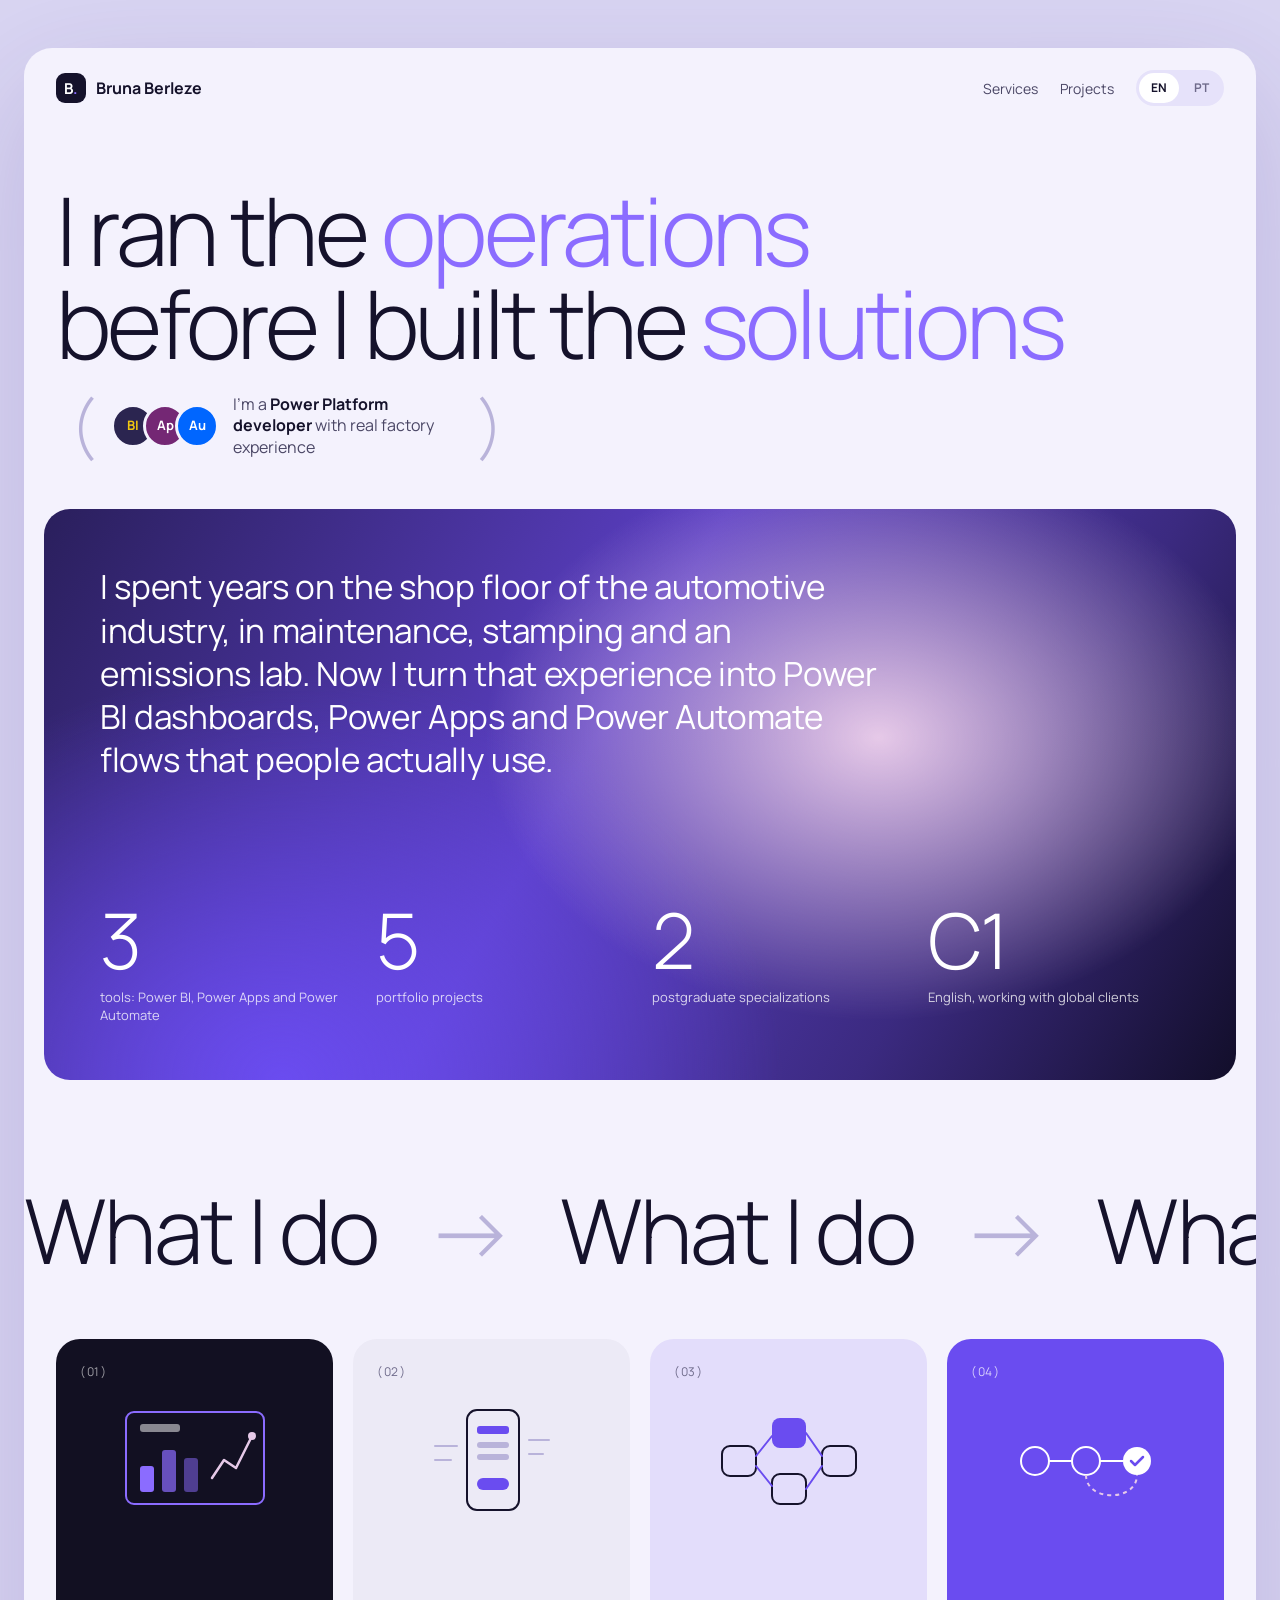
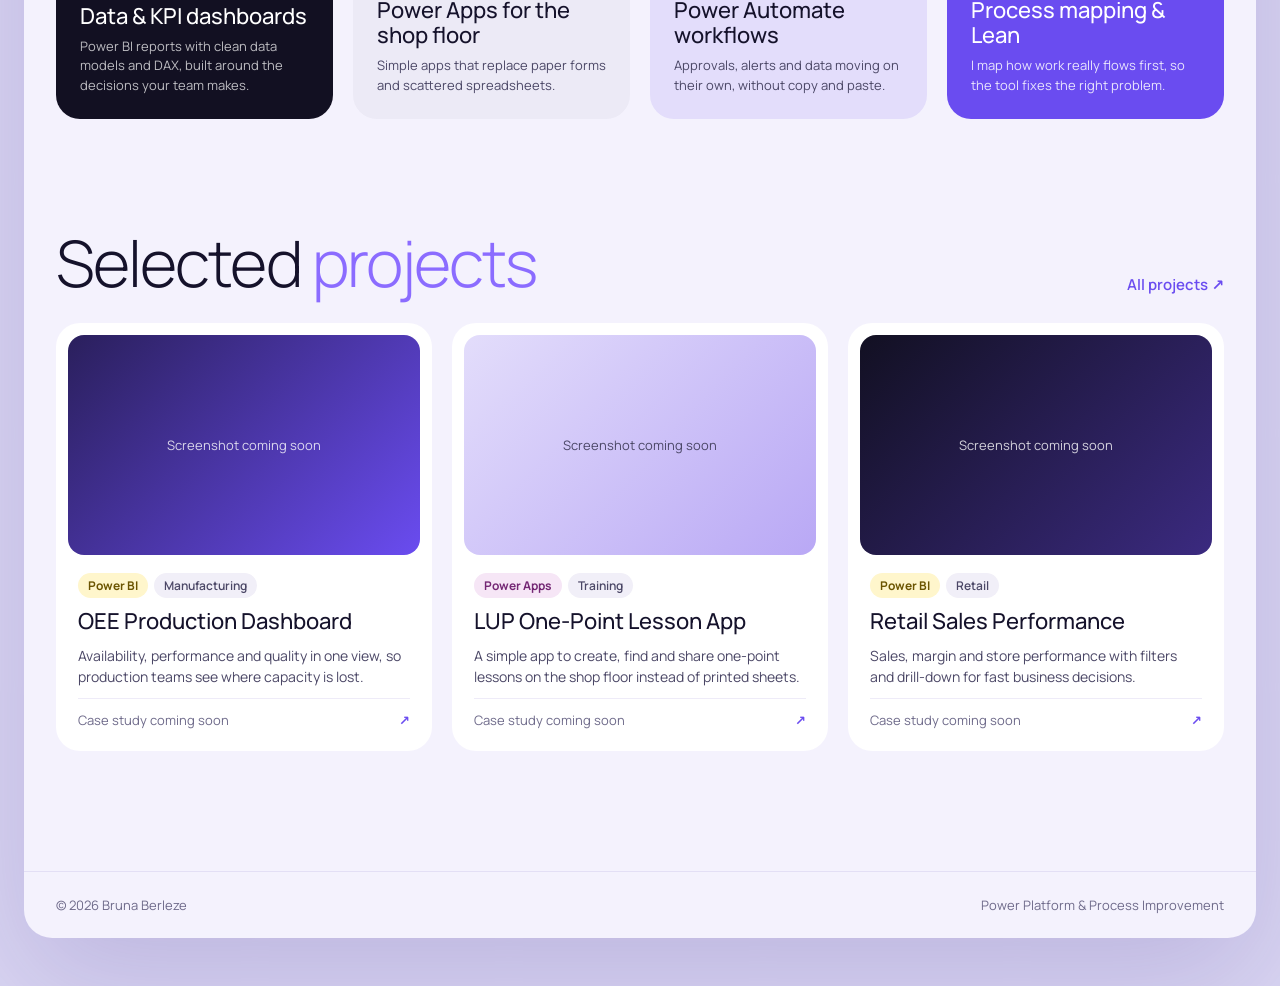
<file: index.html>
<!doctype html>
<html lang="en">
<head>
<meta charset="utf-8">
<meta name="viewport" content="width=device-width, initial-scale=1">
<title>Bruna Berleze · Power Platform Developer</title>
<meta name="description" content="Power BI, Power Apps and Power Automate solutions from an Electrical Engineer with real manufacturing experience.">
<meta property="og:title" content="Bruna Berleze · Power Platform Developer">
<meta property="og:description" content="Power BI, Power Apps and Power Automate solutions from an Electrical Engineer with real manufacturing experience.">
<meta property="og:type" content="website">
<meta property="og:image" content="https://bruna-berleze.github.io/assets/favicon.png">
<link rel="alternate" hreflang="en" href="https://bruna-berleze.github.io/">
<link rel="alternate" hreflang="pt-BR" href="https://bruna-berleze.github.io/pt/">
<link rel="alternate" hreflang="x-default" href="https://bruna-berleze.github.io/">
<link rel="canonical" href="https://bruna-berleze.github.io/">
<meta name="theme-color" content="#D9D5F2">
<link rel="icon" href="/favicon.ico" sizes="any">
<link rel="icon" type="image/png" sizes="32x32" href="/assets/favicon-32.png">
<link rel="icon" type="image/png" sizes="64x64" href="/assets/favicon-64.png">
<link rel="apple-touch-icon" href="/assets/apple-touch-icon.png">
<link rel="preconnect" href="https://fonts.googleapis.com">
<link rel="preconnect" href="https://fonts.gstatic.com" crossorigin>
<link href="https://fonts.googleapis.com/css2?family=Manrope:wght@300;400;500;600;700&display=swap" rel="stylesheet">
<link rel="stylesheet" href="/assets/style.css">
</head>
<body>
<div class="page">
<div class="sheet">
<header class="top">
<a class="brand" href="/"><span class="mark">B<span>.</span></span>Bruna Berleze</a>
<nav class="nav" aria-label="Main">
<a href="#services">Services</a>
<a href="/projects.html" >Projects</a>
<div class="lang" role="group" aria-label="Language">
<a href="/" hreflang="en" lang="en" data-lang="en" aria-current="page">EN</a>
<a href="/pt/" hreflang="pt-BR" lang="pt-BR" data-lang="pt" >PT</a>
</div>
</nav>
</header>
<main>
<section class="hero">
<h1 class="display">I ran the <span class="accent">operations</span><br>before I built the <span class="accent">solutions</span>
<span class="aside"><span class="paren" aria-hidden="true">(</span>
<span class="avatars" aria-hidden="true"><span class="av-bi">BI</span><span class="av-apps">Ap</span><span class="av-flow">Au</span></span>
<span class="note">I'm a <b>Power Platform developer</b> with real factory experience</span><span class="paren" aria-hidden="true">)</span></span>
</h1>
</section>

<section class="story-wrap">
<div class="story">
<p><span class="lit">I spent years on the shop floor of the automotive industry,</span>
<span class="lit">in maintenance, stamping and an emissions lab.</span>
<span class="lit">Now I turn that experience into Power BI dashboards,</span>
<span class="lit">Power Apps and Power Automate flows</span>
<span class="lit">that people actually use.</span></p>
<div class="stats"><div class="stat"><div class="n">3</div><div class="l">tools: Power BI, Power Apps and Power Automate</div></div><div class="stat"><div class="n">5</div><div class="l">portfolio projects</div></div><div class="stat"><div class="n">2</div><div class="l">postgraduate specializations</div></div><div class="stat"><div class="n">C1</div><div class="l">English, working with global clients</div></div></div>
</div>
</section>

<section id="services" class="marquee-wrap">
<h2 class="sr-only">What I do</h2>
<div class="marquee" aria-hidden="true"><div><span>What I do</span><span class="arrow">→</span><span>What I do</span><span class="arrow">→</span><span>What I do</span><span class="arrow">→</span></div><div><span>What I do</span><span class="arrow">→</span><span>What I do</span><span class="arrow">→</span><span>What I do</span><span class="arrow">→</span></div></div>
</section>
<div class="services"><article class="svc dark rise"><span class="num">( 01 )</span><svg aria-hidden="true" width="150" height="110" viewBox="0 0 150 110" fill="none"><rect x="6" y="6" width="138" height="92" rx="8" stroke="#8B6CFF" stroke-width="2"/><rect x="20" y="60" width="14" height="26" rx="3" fill="#8B6CFF"/><rect x="42" y="44" width="14" height="42" rx="3" fill="#8B6CFF" opacity=".7"/><rect x="64" y="52" width="14" height="34" rx="3" fill="#8B6CFF" opacity=".5"/><path d="M92 72 L104 54 L116 62 L132 30" stroke="#E6C9E8" stroke-width="2.5" stroke-linecap="round" stroke-linejoin="round"/><circle cx="132" cy="30" r="4" fill="#E6C9E8"/><rect x="20" y="18" width="40" height="8" rx="3" fill="#fff" opacity=".5"/></svg><h3>Data &amp; KPI dashboards</h3><p>Power BI reports with clean data models and DAX, built around the decisions your team makes.</p></article><article class="svc gray rise"><span class="num">( 02 )</span><svg aria-hidden="true" width="150" height="110" viewBox="0 0 150 110" fill="none"><rect x="50" y="4" width="52" height="100" rx="10" stroke="#15122B" stroke-width="2"/><rect x="60" y="20" width="32" height="8" rx="3" fill="#6A4CF0"/><rect x="60" y="36" width="32" height="6" rx="3" fill="#B9B3DA"/><rect x="60" y="48" width="32" height="6" rx="3" fill="#B9B3DA"/><rect x="60" y="72" width="32" height="12" rx="6" fill="#6A4CF0"/><path d="M18 40 h22 M18 54 h16 M112 34 h20 M112 48 h14" stroke="#B9B3DA" stroke-width="2" stroke-linecap="round"/></svg><h3>Power Apps for the shop floor</h3><p>Simple apps that replace paper forms and scattered spreadsheets.</p></article><article class="svc lilac rise"><span class="num">( 03 )</span><svg aria-hidden="true" width="150" height="110" viewBox="0 0 150 110" fill="none"><rect x="8" y="40" width="34" height="30" rx="8" stroke="#15122B" stroke-width="2"/><rect x="58" y="12" width="34" height="30" rx="8" fill="#6A4CF0"/><rect x="58" y="68" width="34" height="30" rx="8" stroke="#15122B" stroke-width="2"/><rect x="108" y="40" width="34" height="30" rx="8" stroke="#15122B" stroke-width="2"/><path d="M42 50 L58 30 M42 60 L58 80 M92 27 L108 50 M92 83 L108 60" stroke="#6A4CF0" stroke-width="2" stroke-linecap="round"/></svg><h3>Power Automate workflows</h3><p>Approvals, alerts and data moving on their own, without copy and paste.</p></article><article class="svc violet rise"><span class="num">( 04 )</span><svg aria-hidden="true" width="150" height="110" viewBox="0 0 150 110" fill="none"><circle cx="24" cy="55" r="14" stroke="#fff" stroke-width="2"/><circle cx="75" cy="55" r="14" stroke="#fff" stroke-width="2"/><circle cx="126" cy="55" r="14" fill="#fff"/><path d="M38 55 h23 M89 55 h23" stroke="#fff" stroke-width="2" stroke-linecap="round"/><path d="M75 69 C75 96 126 96 126 69" stroke="#E6C9E8" stroke-width="2" stroke-dasharray="4 4"/><path d="M120 55 l4 4 l8 -8" stroke="#6A4CF0" stroke-width="2.5" stroke-linecap="round" stroke-linejoin="round"/></svg><h3>Process mapping &amp; Lean</h3><p>I map how work really flows first, so the tool fixes the right problem.</p></article></div>

<section class="section">
<div class="section-head">
<h2>Selected <span class="accent">projects</span></h2>
<a href="/projects.html">All projects ↗</a>
</div>
<div class="cards"><a class="card rise" href="/projects.html#oee" data-tools="bi" id="oee">
<div class="thumb g1 t-dark">Screenshot coming soon</div>
<div class="card-body">
<div class="tags"><span class="tag bi">Power BI</span><span class="tag area">Manufacturing</span></div>
<h3>OEE Production Dashboard</h3>
<p>Availability, performance and quality in one view, so production teams see where capacity is lost.</p>
<div class="card-foot"><span>Case study coming soon</span><span class="go" aria-hidden="true">↗</span></div>
</div>
</a><a class="card rise" href="/projects.html#lup" data-tools="apps" id="lup">
<div class="thumb g2 t-light">Screenshot coming soon</div>
<div class="card-body">
<div class="tags"><span class="tag apps">Power Apps</span><span class="tag area">Training</span></div>
<h3>LUP One-Point Lesson App</h3>
<p>A simple app to create, find and share one-point lessons on the shop floor instead of printed sheets.</p>
<div class="card-foot"><span>Case study coming soon</span><span class="go" aria-hidden="true">↗</span></div>
</div>
</a><a class="card rise" href="/projects.html#retail" data-tools="bi" id="retail">
<div class="thumb g5 t-dark">Screenshot coming soon</div>
<div class="card-body">
<div class="tags"><span class="tag bi">Power BI</span><span class="tag area">Retail</span></div>
<h3>Retail Sales Performance</h3>
<p>Sales, margin and store performance with filters and drill-down for fast business decisions.</p>
<div class="card-foot"><span>Case study coming soon</span><span class="go" aria-hidden="true">↗</span></div>
</div>
</a></div>
</section>
</main>
<footer class="foot"><span>© 2026 Bruna Berleze</span><span>Power Platform &amp; Process Improvement</span></footer>
</div>
</div>
<script src="/assets/main.js"></script>
</body>
</html>
</file>
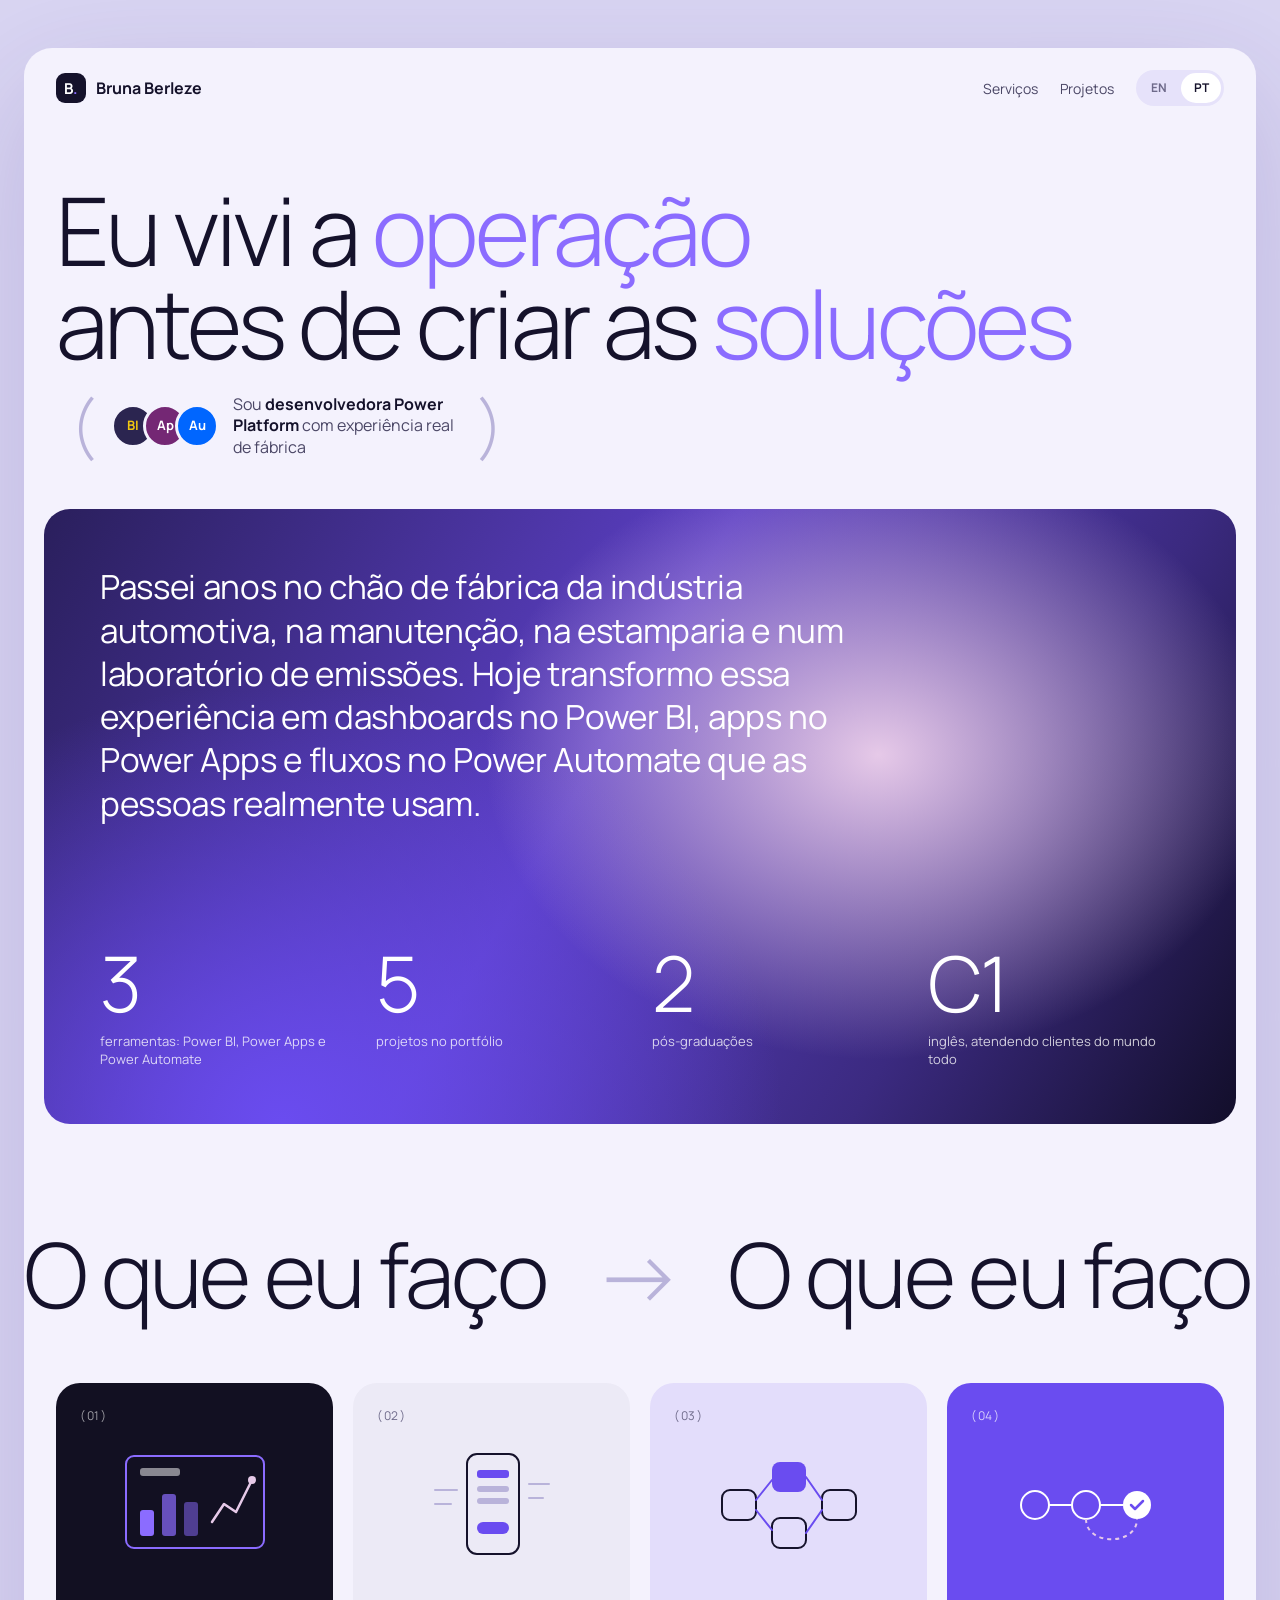
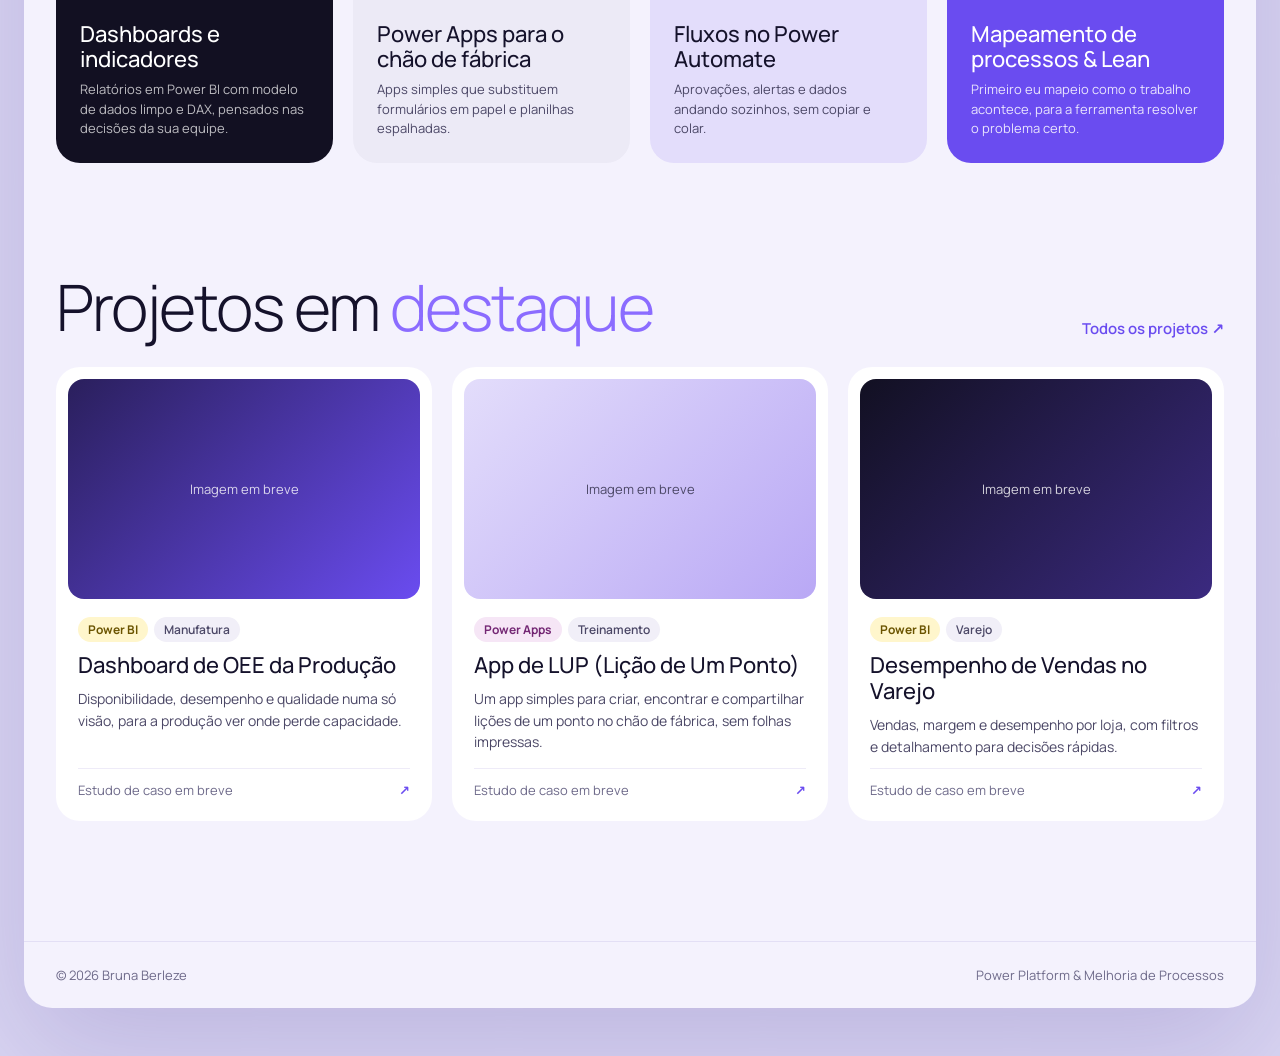
<file: pt/index.html>
<!doctype html>
<html lang="pt-BR">
<head>
<meta charset="utf-8">
<meta name="viewport" content="width=device-width, initial-scale=1">
<title>Bruna Berleze · Desenvolvedora Power Platform</title>
<meta name="description" content="Soluções em Power BI, Power Apps e Power Automate de uma engenheira eletricista com experiência real na indústria.">
<meta property="og:title" content="Bruna Berleze · Desenvolvedora Power Platform">
<meta property="og:description" content="Soluções em Power BI, Power Apps e Power Automate de uma engenheira eletricista com experiência real na indústria.">
<meta property="og:type" content="website">
<meta property="og:image" content="https://bruna-berleze.github.io/assets/favicon.png">
<link rel="alternate" hreflang="en" href="https://bruna-berleze.github.io/">
<link rel="alternate" hreflang="pt-BR" href="https://bruna-berleze.github.io/pt/">
<link rel="alternate" hreflang="x-default" href="https://bruna-berleze.github.io/">
<link rel="canonical" href="https://bruna-berleze.github.io/pt/">
<meta name="theme-color" content="#D9D5F2">
<link rel="icon" href="/favicon.ico" sizes="any">
<link rel="icon" type="image/png" sizes="32x32" href="/assets/favicon-32.png">
<link rel="icon" type="image/png" sizes="64x64" href="/assets/favicon-64.png">
<link rel="apple-touch-icon" href="/assets/apple-touch-icon.png">
<link rel="preconnect" href="https://fonts.googleapis.com">
<link rel="preconnect" href="https://fonts.gstatic.com" crossorigin>
<link href="https://fonts.googleapis.com/css2?family=Manrope:wght@300;400;500;600;700&display=swap" rel="stylesheet">
<link rel="stylesheet" href="/assets/style.css">
</head>
<body>
<div class="page">
<div class="sheet">
<header class="top">
<a class="brand" href="/pt/"><span class="mark">B<span>.</span></span>Bruna Berleze</a>
<nav class="nav" aria-label="Main">
<a href="#services">Serviços</a>
<a href="/pt/projects.html" >Projetos</a>
<div class="lang" role="group" aria-label="Idioma">
<a href="/" hreflang="en" lang="en" data-lang="en" >EN</a>
<a href="/pt/" hreflang="pt-BR" lang="pt-BR" data-lang="pt" aria-current="page">PT</a>
</div>
</nav>
</header>
<main>
<section class="hero">
<h1 class="display">Eu vivi a <span class="accent">operação</span><br>antes de criar as <span class="accent">soluções</span>
<span class="aside"><span class="paren" aria-hidden="true">(</span>
<span class="avatars" aria-hidden="true"><span class="av-bi">BI</span><span class="av-apps">Ap</span><span class="av-flow">Au</span></span>
<span class="note">Sou <b>desenvolvedora Power Platform</b> com experiência real de fábrica</span><span class="paren" aria-hidden="true">)</span></span>
</h1>
</section>

<section class="story-wrap">
<div class="story">
<p><span class="lit">Passei anos no chão de fábrica da indústria automotiva,</span>
<span class="lit">na manutenção, na estamparia e num laboratório de emissões.</span>
<span class="lit">Hoje transformo essa experiência em dashboards no Power BI,</span>
<span class="lit">apps no Power Apps e fluxos no Power Automate</span>
<span class="lit">que as pessoas realmente usam.</span></p>
<div class="stats"><div class="stat"><div class="n">3</div><div class="l">ferramentas: Power BI, Power Apps e Power Automate</div></div><div class="stat"><div class="n">5</div><div class="l">projetos no portfólio</div></div><div class="stat"><div class="n">2</div><div class="l">pós-graduações</div></div><div class="stat"><div class="n">C1</div><div class="l">inglês, atendendo clientes do mundo todo</div></div></div>
</div>
</section>

<section id="services" class="marquee-wrap">
<h2 class="sr-only">O que eu faço</h2>
<div class="marquee" aria-hidden="true"><div><span>O que eu faço</span><span class="arrow">→</span><span>O que eu faço</span><span class="arrow">→</span><span>O que eu faço</span><span class="arrow">→</span></div><div><span>O que eu faço</span><span class="arrow">→</span><span>O que eu faço</span><span class="arrow">→</span><span>O que eu faço</span><span class="arrow">→</span></div></div>
</section>
<div class="services"><article class="svc dark rise"><span class="num">( 01 )</span><svg aria-hidden="true" width="150" height="110" viewBox="0 0 150 110" fill="none"><rect x="6" y="6" width="138" height="92" rx="8" stroke="#8B6CFF" stroke-width="2"/><rect x="20" y="60" width="14" height="26" rx="3" fill="#8B6CFF"/><rect x="42" y="44" width="14" height="42" rx="3" fill="#8B6CFF" opacity=".7"/><rect x="64" y="52" width="14" height="34" rx="3" fill="#8B6CFF" opacity=".5"/><path d="M92 72 L104 54 L116 62 L132 30" stroke="#E6C9E8" stroke-width="2.5" stroke-linecap="round" stroke-linejoin="round"/><circle cx="132" cy="30" r="4" fill="#E6C9E8"/><rect x="20" y="18" width="40" height="8" rx="3" fill="#fff" opacity=".5"/></svg><h3>Dashboards e indicadores</h3><p>Relatórios em Power BI com modelo de dados limpo e DAX, pensados nas decisões da sua equipe.</p></article><article class="svc gray rise"><span class="num">( 02 )</span><svg aria-hidden="true" width="150" height="110" viewBox="0 0 150 110" fill="none"><rect x="50" y="4" width="52" height="100" rx="10" stroke="#15122B" stroke-width="2"/><rect x="60" y="20" width="32" height="8" rx="3" fill="#6A4CF0"/><rect x="60" y="36" width="32" height="6" rx="3" fill="#B9B3DA"/><rect x="60" y="48" width="32" height="6" rx="3" fill="#B9B3DA"/><rect x="60" y="72" width="32" height="12" rx="6" fill="#6A4CF0"/><path d="M18 40 h22 M18 54 h16 M112 34 h20 M112 48 h14" stroke="#B9B3DA" stroke-width="2" stroke-linecap="round"/></svg><h3>Power Apps para o chão de fábrica</h3><p>Apps simples que substituem formulários em papel e planilhas espalhadas.</p></article><article class="svc lilac rise"><span class="num">( 03 )</span><svg aria-hidden="true" width="150" height="110" viewBox="0 0 150 110" fill="none"><rect x="8" y="40" width="34" height="30" rx="8" stroke="#15122B" stroke-width="2"/><rect x="58" y="12" width="34" height="30" rx="8" fill="#6A4CF0"/><rect x="58" y="68" width="34" height="30" rx="8" stroke="#15122B" stroke-width="2"/><rect x="108" y="40" width="34" height="30" rx="8" stroke="#15122B" stroke-width="2"/><path d="M42 50 L58 30 M42 60 L58 80 M92 27 L108 50 M92 83 L108 60" stroke="#6A4CF0" stroke-width="2" stroke-linecap="round"/></svg><h3>Fluxos no Power Automate</h3><p>Aprovações, alertas e dados andando sozinhos, sem copiar e colar.</p></article><article class="svc violet rise"><span class="num">( 04 )</span><svg aria-hidden="true" width="150" height="110" viewBox="0 0 150 110" fill="none"><circle cx="24" cy="55" r="14" stroke="#fff" stroke-width="2"/><circle cx="75" cy="55" r="14" stroke="#fff" stroke-width="2"/><circle cx="126" cy="55" r="14" fill="#fff"/><path d="M38 55 h23 M89 55 h23" stroke="#fff" stroke-width="2" stroke-linecap="round"/><path d="M75 69 C75 96 126 96 126 69" stroke="#E6C9E8" stroke-width="2" stroke-dasharray="4 4"/><path d="M120 55 l4 4 l8 -8" stroke="#6A4CF0" stroke-width="2.5" stroke-linecap="round" stroke-linejoin="round"/></svg><h3>Mapeamento de processos &amp; Lean</h3><p>Primeiro eu mapeio como o trabalho acontece, para a ferramenta resolver o problema certo.</p></article></div>

<section class="section">
<div class="section-head">
<h2>Projetos em <span class="accent">destaque</span></h2>
<a href="/pt/projects.html">Todos os projetos ↗</a>
</div>
<div class="cards"><a class="card rise" href="/pt/projects.html#oee" data-tools="bi" id="oee">
<div class="thumb g1 t-dark">Imagem em breve</div>
<div class="card-body">
<div class="tags"><span class="tag bi">Power BI</span><span class="tag area">Manufatura</span></div>
<h3>Dashboard de OEE da Produção</h3>
<p>Disponibilidade, desempenho e qualidade numa só visão, para a produção ver onde perde capacidade.</p>
<div class="card-foot"><span>Estudo de caso em breve</span><span class="go" aria-hidden="true">↗</span></div>
</div>
</a><a class="card rise" href="/pt/projects.html#lup" data-tools="apps" id="lup">
<div class="thumb g2 t-light">Imagem em breve</div>
<div class="card-body">
<div class="tags"><span class="tag apps">Power Apps</span><span class="tag area">Treinamento</span></div>
<h3>App de LUP (Lição de Um Ponto)</h3>
<p>Um app simples para criar, encontrar e compartilhar lições de um ponto no chão de fábrica, sem folhas impressas.</p>
<div class="card-foot"><span>Estudo de caso em breve</span><span class="go" aria-hidden="true">↗</span></div>
</div>
</a><a class="card rise" href="/pt/projects.html#retail" data-tools="bi" id="retail">
<div class="thumb g5 t-dark">Imagem em breve</div>
<div class="card-body">
<div class="tags"><span class="tag bi">Power BI</span><span class="tag area">Varejo</span></div>
<h3>Desempenho de Vendas no Varejo</h3>
<p>Vendas, margem e desempenho por loja, com filtros e detalhamento para decisões rápidas.</p>
<div class="card-foot"><span>Estudo de caso em breve</span><span class="go" aria-hidden="true">↗</span></div>
</div>
</a></div>
</section>
</main>
<footer class="foot"><span>© 2026 Bruna Berleze</span><span>Power Platform &amp; Melhoria de Processos</span></footer>
</div>
</div>
<script src="/assets/main.js"></script>
</body>
</html>
</file>
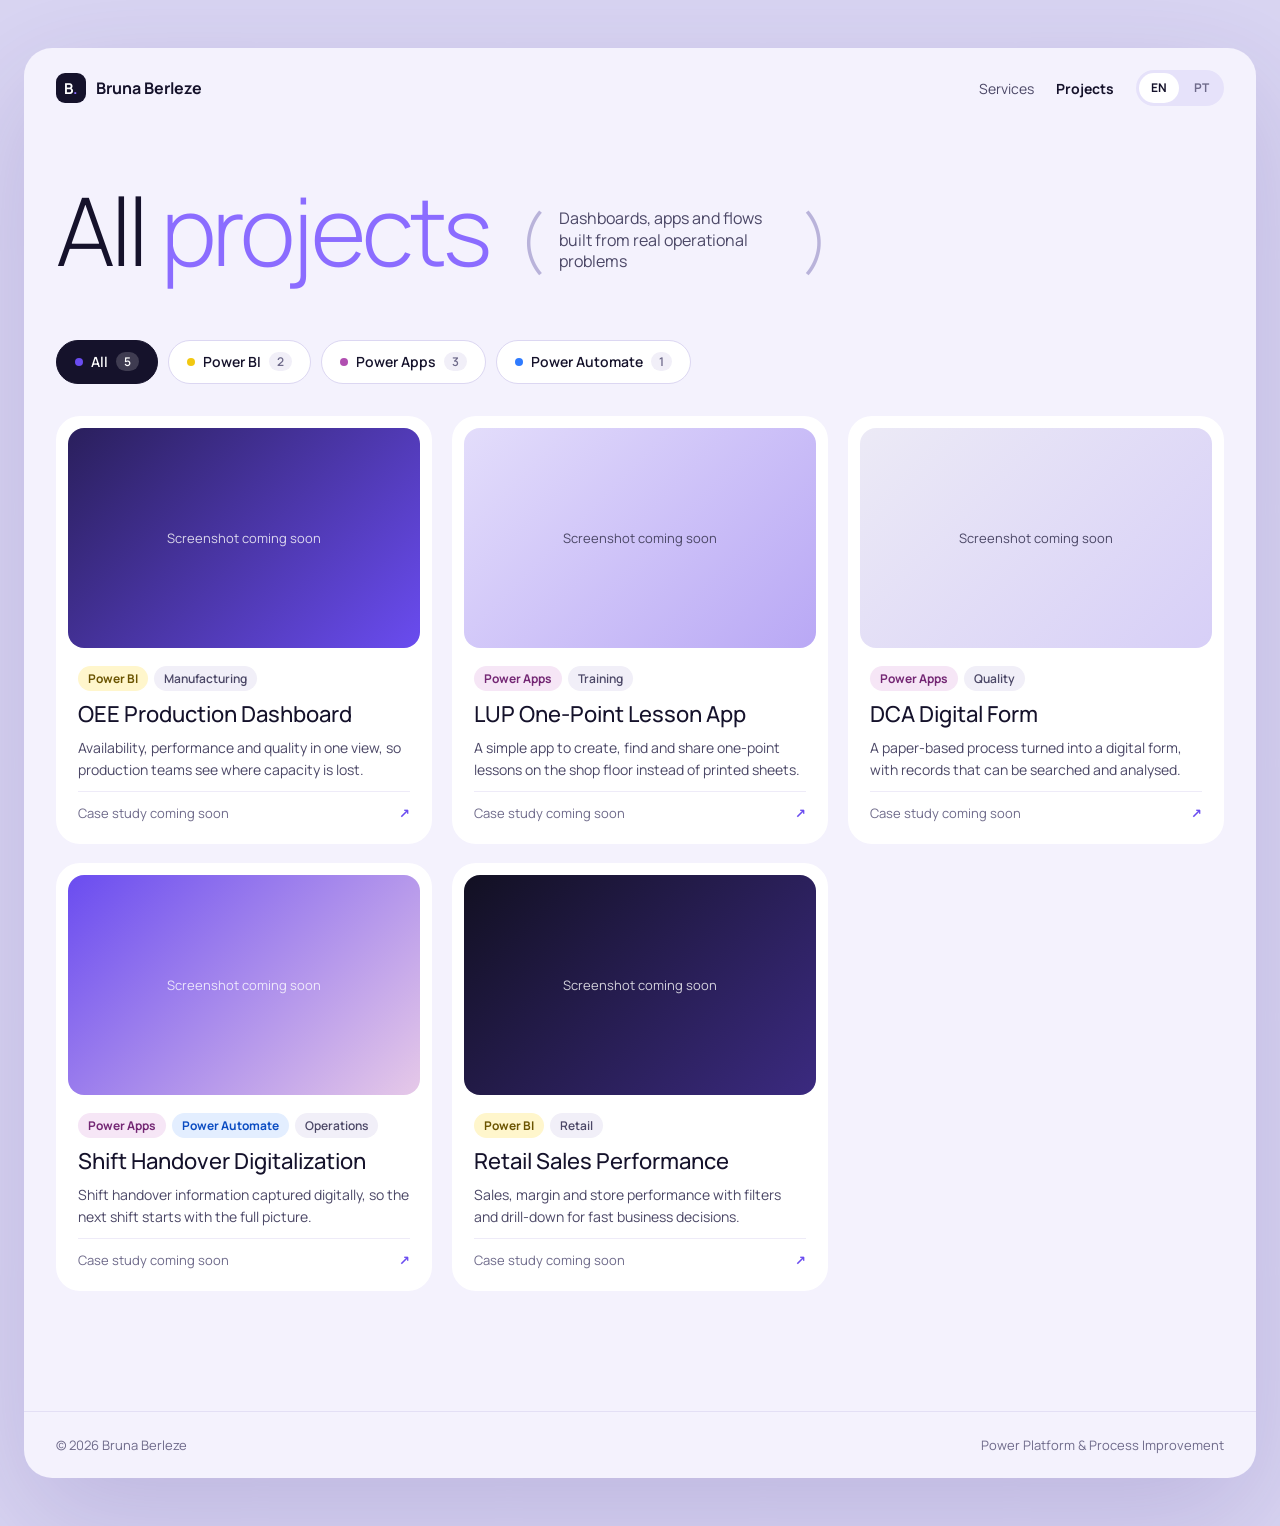
<file: projects.html>
<!doctype html>
<html lang="en">
<head>
<meta charset="utf-8">
<meta name="viewport" content="width=device-width, initial-scale=1">
<title>Projects · Bruna Berleze</title>
<meta name="description" content="Power BI dashboards, Power Apps and Power Automate projects built from real operational problems.">
<meta property="og:title" content="Projects · Bruna Berleze">
<meta property="og:description" content="Power BI dashboards, Power Apps and Power Automate projects built from real operational problems.">
<meta property="og:type" content="website">
<meta property="og:image" content="https://bruna-berleze.github.io/assets/favicon.png">
<link rel="alternate" hreflang="en" href="https://bruna-berleze.github.io/projects.html">
<link rel="alternate" hreflang="pt-BR" href="https://bruna-berleze.github.io/pt/projects.html">
<link rel="alternate" hreflang="x-default" href="https://bruna-berleze.github.io/projects.html">
<link rel="canonical" href="https://bruna-berleze.github.io/projects.html">
<meta name="theme-color" content="#D9D5F2">
<link rel="icon" href="/favicon.ico" sizes="any">
<link rel="icon" type="image/png" sizes="32x32" href="/assets/favicon-32.png">
<link rel="icon" type="image/png" sizes="64x64" href="/assets/favicon-64.png">
<link rel="apple-touch-icon" href="/assets/apple-touch-icon.png">
<link rel="preconnect" href="https://fonts.googleapis.com">
<link rel="preconnect" href="https://fonts.gstatic.com" crossorigin>
<link href="https://fonts.googleapis.com/css2?family=Manrope:wght@300;400;500;600;700&display=swap" rel="stylesheet">
<link rel="stylesheet" href="/assets/style.css">
</head>
<body>
<div class="page">
<div class="sheet">
<header class="top">
<a class="brand" href="/"><span class="mark">B<span>.</span></span>Bruna Berleze</a>
<nav class="nav" aria-label="Main">
<a href="/#services">Services</a>
<a href="/projects.html" aria-current="page">Projects</a>
<div class="lang" role="group" aria-label="Language">
<a href="/projects.html" hreflang="en" lang="en" data-lang="en" aria-current="page">EN</a>
<a href="/pt/projects.html" hreflang="pt-BR" lang="pt-BR" data-lang="pt" >PT</a>
</div>
</nav>
</header>
<main>
<section class="hero">
<h1 class="display">All <span class="accent">projects</span>
<span class="aside"><span class="paren" aria-hidden="true">(</span><span class="note">Dashboards, apps and flows built from real operational problems</span><span class="paren" aria-hidden="true">)</span></span>
</h1>
</section>
<div class="filters" role="group" aria-label="Filter by tool"><button type="button" class="chip" data-filter="all" aria-pressed="true"><span class="dot all" aria-hidden="true"></span>All<span class="count">5</span></button><button type="button" class="chip" data-filter="bi" aria-pressed="false"><span class="dot bi" aria-hidden="true"></span>Power BI<span class="count">2</span></button><button type="button" class="chip" data-filter="apps" aria-pressed="false"><span class="dot apps" aria-hidden="true"></span>Power Apps<span class="count">3</span></button><button type="button" class="chip" data-filter="flow" aria-pressed="false"><span class="dot flow" aria-hidden="true"></span>Power Automate<span class="count">1</span></button></div>
<section class="projects-grid" aria-live="polite">
<div class="cards"><a class="card pop" href="/projects.html#oee" data-tools="bi" id="oee">
<div class="thumb g1 t-dark">Screenshot coming soon</div>
<div class="card-body">
<div class="tags"><span class="tag bi">Power BI</span><span class="tag area">Manufacturing</span></div>
<h3>OEE Production Dashboard</h3>
<p>Availability, performance and quality in one view, so production teams see where capacity is lost.</p>
<div class="card-foot"><span>Case study coming soon</span><span class="go" aria-hidden="true">↗</span></div>
</div>
</a><a class="card pop" href="/projects.html#lup" data-tools="apps" id="lup">
<div class="thumb g2 t-light">Screenshot coming soon</div>
<div class="card-body">
<div class="tags"><span class="tag apps">Power Apps</span><span class="tag area">Training</span></div>
<h3>LUP One-Point Lesson App</h3>
<p>A simple app to create, find and share one-point lessons on the shop floor instead of printed sheets.</p>
<div class="card-foot"><span>Case study coming soon</span><span class="go" aria-hidden="true">↗</span></div>
</div>
</a><a class="card pop" href="/projects.html#dca" data-tools="apps" id="dca">
<div class="thumb g3 t-light">Screenshot coming soon</div>
<div class="card-body">
<div class="tags"><span class="tag apps">Power Apps</span><span class="tag area">Quality</span></div>
<h3>DCA Digital Form</h3>
<p>A paper-based process turned into a digital form, with records that can be searched and analysed.</p>
<div class="card-foot"><span>Case study coming soon</span><span class="go" aria-hidden="true">↗</span></div>
</div>
</a><a class="card pop" href="/projects.html#shift" data-tools="apps flow" id="shift">
<div class="thumb g4 t-dark">Screenshot coming soon</div>
<div class="card-body">
<div class="tags"><span class="tag apps">Power Apps</span><span class="tag flow">Power Automate</span><span class="tag area">Operations</span></div>
<h3>Shift Handover Digitalization</h3>
<p>Shift handover information captured digitally, so the next shift starts with the full picture.</p>
<div class="card-foot"><span>Case study coming soon</span><span class="go" aria-hidden="true">↗</span></div>
</div>
</a><a class="card pop" href="/projects.html#retail" data-tools="bi" id="retail">
<div class="thumb g5 t-dark">Screenshot coming soon</div>
<div class="card-body">
<div class="tags"><span class="tag bi">Power BI</span><span class="tag area">Retail</span></div>
<h3>Retail Sales Performance</h3>
<p>Sales, margin and store performance with filters and drill-down for fast business decisions.</p>
<div class="card-foot"><span>Case study coming soon</span><span class="go" aria-hidden="true">↗</span></div>
</div>
</a></div>
</section>
</main>
<footer class="foot"><span>© 2026 Bruna Berleze</span><span>Power Platform &amp; Process Improvement</span></footer>
</div>
</div>
<script src="/assets/main.js"></script>
</body>
</html>
</file>
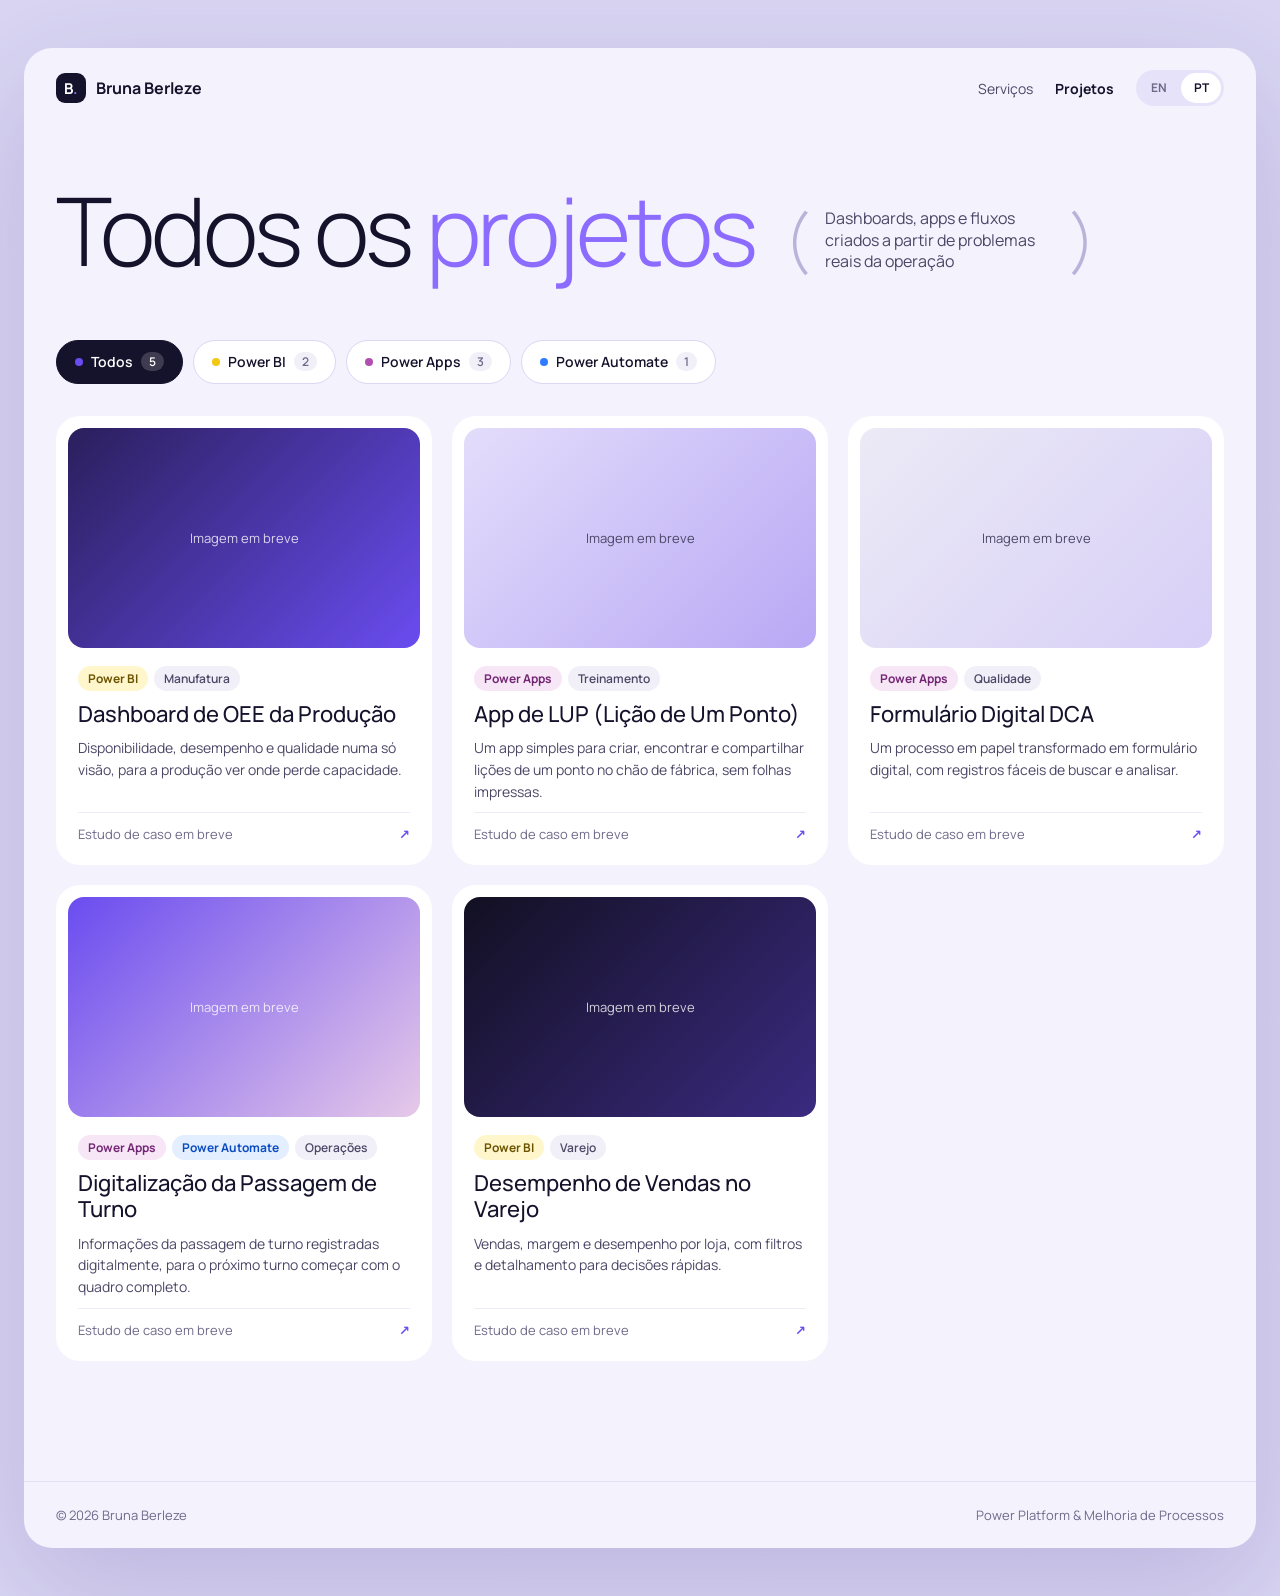
<file: pt/projects.html>
<!doctype html>
<html lang="pt-BR">
<head>
<meta charset="utf-8">
<meta name="viewport" content="width=device-width, initial-scale=1">
<title>Projetos · Bruna Berleze</title>
<meta name="description" content="Projetos em Power BI, Power Apps e Power Automate criados a partir de problemas reais da operação.">
<meta property="og:title" content="Projetos · Bruna Berleze">
<meta property="og:description" content="Projetos em Power BI, Power Apps e Power Automate criados a partir de problemas reais da operação.">
<meta property="og:type" content="website">
<meta property="og:image" content="https://bruna-berleze.github.io/assets/favicon.png">
<link rel="alternate" hreflang="en" href="https://bruna-berleze.github.io/projects.html">
<link rel="alternate" hreflang="pt-BR" href="https://bruna-berleze.github.io/pt/projects.html">
<link rel="alternate" hreflang="x-default" href="https://bruna-berleze.github.io/projects.html">
<link rel="canonical" href="https://bruna-berleze.github.io/pt/projects.html">
<meta name="theme-color" content="#D9D5F2">
<link rel="icon" href="/favicon.ico" sizes="any">
<link rel="icon" type="image/png" sizes="32x32" href="/assets/favicon-32.png">
<link rel="icon" type="image/png" sizes="64x64" href="/assets/favicon-64.png">
<link rel="apple-touch-icon" href="/assets/apple-touch-icon.png">
<link rel="preconnect" href="https://fonts.googleapis.com">
<link rel="preconnect" href="https://fonts.gstatic.com" crossorigin>
<link href="https://fonts.googleapis.com/css2?family=Manrope:wght@300;400;500;600;700&display=swap" rel="stylesheet">
<link rel="stylesheet" href="/assets/style.css">
</head>
<body>
<div class="page">
<div class="sheet">
<header class="top">
<a class="brand" href="/pt/"><span class="mark">B<span>.</span></span>Bruna Berleze</a>
<nav class="nav" aria-label="Main">
<a href="/pt/#services">Serviços</a>
<a href="/pt/projects.html" aria-current="page">Projetos</a>
<div class="lang" role="group" aria-label="Idioma">
<a href="/projects.html" hreflang="en" lang="en" data-lang="en" >EN</a>
<a href="/pt/projects.html" hreflang="pt-BR" lang="pt-BR" data-lang="pt" aria-current="page">PT</a>
</div>
</nav>
</header>
<main>
<section class="hero">
<h1 class="display">Todos os <span class="accent">projetos</span>
<span class="aside"><span class="paren" aria-hidden="true">(</span><span class="note">Dashboards, apps e fluxos criados a partir de problemas reais da operação</span><span class="paren" aria-hidden="true">)</span></span>
</h1>
</section>
<div class="filters" role="group" aria-label="Filtrar por ferramenta"><button type="button" class="chip" data-filter="all" aria-pressed="true"><span class="dot all" aria-hidden="true"></span>Todos<span class="count">5</span></button><button type="button" class="chip" data-filter="bi" aria-pressed="false"><span class="dot bi" aria-hidden="true"></span>Power BI<span class="count">2</span></button><button type="button" class="chip" data-filter="apps" aria-pressed="false"><span class="dot apps" aria-hidden="true"></span>Power Apps<span class="count">3</span></button><button type="button" class="chip" data-filter="flow" aria-pressed="false"><span class="dot flow" aria-hidden="true"></span>Power Automate<span class="count">1</span></button></div>
<section class="projects-grid" aria-live="polite">
<div class="cards"><a class="card pop" href="/pt/projects.html#oee" data-tools="bi" id="oee">
<div class="thumb g1 t-dark">Imagem em breve</div>
<div class="card-body">
<div class="tags"><span class="tag bi">Power BI</span><span class="tag area">Manufatura</span></div>
<h3>Dashboard de OEE da Produção</h3>
<p>Disponibilidade, desempenho e qualidade numa só visão, para a produção ver onde perde capacidade.</p>
<div class="card-foot"><span>Estudo de caso em breve</span><span class="go" aria-hidden="true">↗</span></div>
</div>
</a><a class="card pop" href="/pt/projects.html#lup" data-tools="apps" id="lup">
<div class="thumb g2 t-light">Imagem em breve</div>
<div class="card-body">
<div class="tags"><span class="tag apps">Power Apps</span><span class="tag area">Treinamento</span></div>
<h3>App de LUP (Lição de Um Ponto)</h3>
<p>Um app simples para criar, encontrar e compartilhar lições de um ponto no chão de fábrica, sem folhas impressas.</p>
<div class="card-foot"><span>Estudo de caso em breve</span><span class="go" aria-hidden="true">↗</span></div>
</div>
</a><a class="card pop" href="/pt/projects.html#dca" data-tools="apps" id="dca">
<div class="thumb g3 t-light">Imagem em breve</div>
<div class="card-body">
<div class="tags"><span class="tag apps">Power Apps</span><span class="tag area">Qualidade</span></div>
<h3>Formulário Digital DCA</h3>
<p>Um processo em papel transformado em formulário digital, com registros fáceis de buscar e analisar.</p>
<div class="card-foot"><span>Estudo de caso em breve</span><span class="go" aria-hidden="true">↗</span></div>
</div>
</a><a class="card pop" href="/pt/projects.html#shift" data-tools="apps flow" id="shift">
<div class="thumb g4 t-dark">Imagem em breve</div>
<div class="card-body">
<div class="tags"><span class="tag apps">Power Apps</span><span class="tag flow">Power Automate</span><span class="tag area">Operações</span></div>
<h3>Digitalização da Passagem de Turno</h3>
<p>Informações da passagem de turno registradas digitalmente, para o próximo turno começar com o quadro completo.</p>
<div class="card-foot"><span>Estudo de caso em breve</span><span class="go" aria-hidden="true">↗</span></div>
</div>
</a><a class="card pop" href="/pt/projects.html#retail" data-tools="bi" id="retail">
<div class="thumb g5 t-dark">Imagem em breve</div>
<div class="card-body">
<div class="tags"><span class="tag bi">Power BI</span><span class="tag area">Varejo</span></div>
<h3>Desempenho de Vendas no Varejo</h3>
<p>Vendas, margem e desempenho por loja, com filtros e detalhamento para decisões rápidas.</p>
<div class="card-foot"><span>Estudo de caso em breve</span><span class="go" aria-hidden="true">↗</span></div>
</div>
</a></div>
</section>
</main>
<footer class="foot"><span>© 2026 Bruna Berleze</span><span>Power Platform &amp; Melhoria de Processos</span></footer>
</div>
</div>
<script src="/assets/main.js"></script>
</body>
</html>
</file>
<file: assets/style.css>
:root {
  --page: #D9D5F2;
  --sheet: #F4F2FD;
  --ink: #15122B;
  --body: #4B4766;
  --muted: #6E6A8A;
  --faint: #B9B3DA;
  --accent: #8B6CFF;
  --violet: #6A4CF0;
  --line: #E3DFF5;
}

* { box-sizing: border-box; }
html { scroll-behavior: smooth; }
body { margin: 0; background: var(--page); color: var(--ink); font-family: 'Manrope', system-ui, sans-serif; overflow-x: hidden; }
a { color: var(--violet); }
a:hover { color: #4A2FD0; }
button { font-family: inherit; cursor: pointer; }
h1, h2, h3, p { margin: 0; }
.sr-only { position: absolute; width: 1px; height: 1px; overflow: hidden; clip: rect(0 0 0 0); white-space: nowrap; }

.page { padding: 48px 24px; }
.sheet { max-width: 1320px; margin: 0 auto; background: var(--sheet); border-radius: 28px; overflow: hidden; box-shadow: 0 40px 120px rgba(60,40,140,.18); }
.accent { color: var(--accent); }

/* Header */
.top { display: flex; flex-wrap: wrap; justify-content: space-between; align-items: center; gap: 16px; padding: 22px 32px; }
.brand { display: flex; align-items: center; gap: 10px; color: var(--ink); text-decoration: none; font-weight: 700; font-size: 16px; }
.brand:hover { color: var(--ink); }
.mark { width: 30px; height: 30px; border-radius: 9px; background: var(--ink); color: #fff; display: flex; align-items: center; justify-content: center; font-size: 15px; }
.mark span { color: var(--accent); }
.nav { display: flex; flex-wrap: wrap; align-items: center; gap: 22px; font-size: 14px; }
.nav > a { color: var(--body); text-decoration: none; padding: 8px 0; }
.nav > a:hover { color: var(--ink); }
.nav > a[aria-current="page"] { color: var(--ink); font-weight: 700; }
.lang { display: flex; gap: 2px; padding: 3px; border-radius: 999px; background: #E6E2FA; }
.lang a { min-width: 40px; min-height: 30px; padding: 6px 12px; border-radius: 999px; color: var(--muted); text-decoration: none; font-weight: 700; font-size: 12px; text-align: center; }
.lang a[aria-current="page"] { background: #fff; color: var(--ink); }

/* Big titles */
.hero { padding: 56px 32px 40px; }
.display { font-weight: 300; font-size: clamp(48px, 7.4vw, 104px); line-height: .98; letter-spacing: -0.04em; }
.aside { display: inline-flex; align-items: center; gap: 14px; vertical-align: middle; margin-left: 14px; font-size: 16px; letter-spacing: 0; line-height: 1.35; }
.aside .paren { font-weight: 300; font-size: 64px; color: var(--faint); }
.aside .note { max-width: 230px; font-weight: 400; color: var(--body); }
.aside b { color: var(--ink); }
.avatars { display: flex; }
.avatars span { width: 44px; height: 44px; border-radius: 50%; border: 3px solid var(--sheet); display: flex; align-items: center; justify-content: center; font-weight: 700; font-size: 13px; }
.avatars span + span { margin-left: -12px; }
.av-bi { background: #2B2550; color: #F2C811; }
.av-apps { background: #742774; color: #fff; }
.av-flow { background: #0066FF; color: #fff; }

/* Gradient story card */
.story-wrap { padding: 0 20px; }
.story { border-radius: 26px; overflow: hidden; padding: 56px; color: #fff;
  background: radial-gradient(60% 90% at 70% 40%, #E6C9E8 0%, rgba(230,201,232,0) 55%),
              radial-gradient(70% 120% at 20% 100%, #6A4CF0 0%, rgba(106,76,240,0) 60%),
              linear-gradient(120deg, #2A1F5C 0%, #5B3FC4 45%, #3B2A80 75%, #120E2A 100%); }
.story p { max-width: 780px; font-size: clamp(22px, 2.6vw, 34px); line-height: 1.3; letter-spacing: -.01em; }
.stats { display: grid; grid-template-columns: repeat(auto-fit, minmax(180px, 1fr)); gap: 24px; margin-top: 120px; }
.stat .n { font-size: clamp(56px, 6vw, 88px); font-weight: 300; line-height: 1; letter-spacing: -.03em; }
.stat .l { margin-top: 10px; font-size: 13px; color: rgba(255,255,255,.78); }

@keyframes lit { from { color: rgba(255,255,255,.28); } to { color: #fff; } }
@supports (animation-timeline: view()) {
  .lit { animation: lit linear both; animation-timeline: view(); animation-range: entry 20% cover 45%; }
}

/* Marquee */
.marquee-wrap { padding: 88px 0 24px; overflow: hidden; }
.marquee { display: flex; width: max-content; animation: marquee 22s linear infinite; }
.marquee div { display: flex; align-items: center; gap: 48px; padding-right: 48px; font-size: clamp(56px, 7vw, 96px); font-weight: 300; letter-spacing: -.03em; white-space: nowrap; }
.marquee .arrow { color: var(--faint); }
@keyframes marquee { from { transform: translateX(0); } to { transform: translateX(-50%); } }

/* Services */
.services { padding: 24px 32px 40px; display: grid; grid-template-columns: repeat(auto-fit, minmax(240px, 1fr)); gap: 20px; }
.svc { min-height: 380px; border-radius: 24px; padding: 24px; display: flex; flex-direction: column; }
.svc .num { font-size: 12px; }
.svc svg { margin: 26px auto 0; }
.svc h3 { margin: auto 0 8px; font-size: 22px; font-weight: 500; line-height: 1.15; }
.svc p { font-size: 13px; line-height: 1.5; }
.svc.dark { background: #121022; color: #fff; }
.svc.dark .num { color: rgba(255,255,255,.6); }
.svc.dark p { color: rgba(255,255,255,.72); }
.svc.gray { background: #ECEAF6; }
.svc.lilac { background: #E3DDFB; }
.svc.gray .num, .svc.lilac .num { color: var(--muted); }
.svc.gray p, .svc.lilac p { color: var(--body); }
.svc.violet { background: var(--violet); color: #fff; }
.svc.violet .num { color: rgba(255,255,255,.75); }
.svc.violet p { color: rgba(255,255,255,.85); }

/* Projects */
.section { padding: 72px 32px 120px; }
.section-head { display: flex; flex-wrap: wrap; justify-content: space-between; align-items: flex-end; gap: 16px; margin-bottom: 28px; }
.section-head h2 { font-size: clamp(40px, 5vw, 64px); font-weight: 300; letter-spacing: -.03em; line-height: 1; }
.section-head a { font-size: 15px; font-weight: 600; text-decoration: none; }
.cards { display: grid; grid-template-columns: repeat(auto-fill, minmax(300px, 1fr)); gap: 20px; }
.card { display: flex; flex-direction: column; border-radius: 24px; background: #fff; padding: 12px; color: var(--ink); text-decoration: none; transition: transform .25s ease, box-shadow .25s ease; }
.card:hover { color: var(--ink); transform: translateY(-6px); box-shadow: 0 24px 50px rgba(60,40,140,.16); }
.card[hidden] { display: none; }
.thumb { aspect-ratio: 16 / 10; border-radius: 16px; display: flex; align-items: center; justify-content: center; font-size: 13px; overflow: hidden; }
.thumb img { width: 100%; height: 100%; object-fit: cover; }
.t-dark { color: rgba(255,255,255,.8); }
.t-light { color: var(--body); }
.g1 { background: linear-gradient(135deg, #2A1F5C, #6A4CF0); }
.g2 { background: linear-gradient(135deg, #E3DDFB, #B9A8F5); }
.g3 { background: linear-gradient(135deg, #ECEAF6, #D7CFF7); }
.g4 { background: linear-gradient(135deg, #6A4CF0, #E6C9E8); }
.g5 { background: linear-gradient(135deg, #121022, #3B2A80); }
.card-body { padding: 18px 10px 10px; display: flex; flex-direction: column; gap: 10px; flex: 1; }
.card-body .cat { font-size: 12px; color: var(--muted); }
.card-body h3 { font-size: 22px; font-weight: 500; line-height: 1.2; }
.card-body p { font-size: 14px; line-height: 1.55; color: var(--body); }
.card-foot { margin-top: auto; padding-top: 12px; border-top: 1px solid #EEEBF8; display: flex; justify-content: space-between; align-items: center; font-size: 13px; color: var(--muted); }
.card-foot .go { color: var(--violet); font-weight: 700; }
.tags { display: flex; flex-wrap: wrap; gap: 6px; }
.tag { padding: 4px 10px; border-radius: 999px; font-size: 12px; font-weight: 700; }
.tag.bi { background: #FFF6CC; color: #6B5400; }
.tag.apps { background: #F6E6F6; color: #742774; }
.tag.flow { background: #E3EEFF; color: #0B4CC2; }
.tag.area { background: #F1EFF8; color: var(--body); font-weight: 600; }

/* Filters */
.filters { padding: 16px 32px 0; display: flex; flex-wrap: wrap; gap: 10px; }
.chip { display: inline-flex; align-items: center; gap: 8px; min-height: 44px; padding: 0 18px; border-radius: 999px; font-size: 14px; font-weight: 600; border: 1px solid #DCD7F2; background: #fff; color: var(--ink); transition: background .2s, color .2s, border-color .2s; }
.chip:hover { border-color: var(--ink); }
.chip[aria-pressed="true"] { background: var(--ink); border-color: var(--ink); color: #fff; }
.chip .dot { width: 8px; height: 8px; border-radius: 50%; }
.chip .count { font-size: 12px; padding: 1px 8px; border-radius: 999px; background: #F1EFF8; color: var(--muted); }
.chip[aria-pressed="true"] .count { background: rgba(255,255,255,.18); color: #fff; }
.dot.all { background: var(--violet); }
.dot.bi { background: #F2C811; }
.dot.apps { background: #B14FB1; }
.dot.flow { background: #2F7BFF; }
.projects-grid { padding: 32px 32px 120px; }

/* Footer */
.foot { display: flex; flex-wrap: wrap; justify-content: space-between; gap: 12px; padding: 24px 32px; border-top: 1px solid var(--line); font-size: 13px; color: var(--muted); }

/* Motion */
@keyframes rise { from { opacity: 0; transform: translateY(40px); } to { opacity: 1; transform: none; } }
@keyframes pop { from { opacity: 0; transform: translateY(16px) scale(.98); } to { opacity: 1; transform: none; } }
@supports (animation-timeline: view()) {
  .rise { animation: rise .9s cubic-bezier(.2,.7,.2,1) both; animation-timeline: view(); animation-range: entry 0% cover 30%; }
}
.pop { animation: pop .45s cubic-bezier(.2,.7,.2,1) both; }
@media (prefers-reduced-motion: reduce) {
  html { scroll-behavior: auto; }
  .marquee, .lit, .rise, .pop { animation: none !important; }
  .lit { color: #fff; }
  .card { transition: none; }
}

@media (max-width: 720px) {
  .page { padding: 0; }
  .sheet { border-radius: 0; }
  .top { padding: 16px 20px; }
  .nav { gap: 16px; }
  .hero { padding: 40px 20px 32px; }
  .aside { display: flex; margin: 20px 0 0; }
  .aside .paren { font-size: 44px; }
  .story-wrap { padding: 0 12px; }
  .story { padding: 32px 24px; }
  .stats { margin-top: 64px; }
  .services, .section, .filters, .projects-grid { padding-left: 20px; padding-right: 20px; }
  .foot { padding: 20px; }
}
</file>
